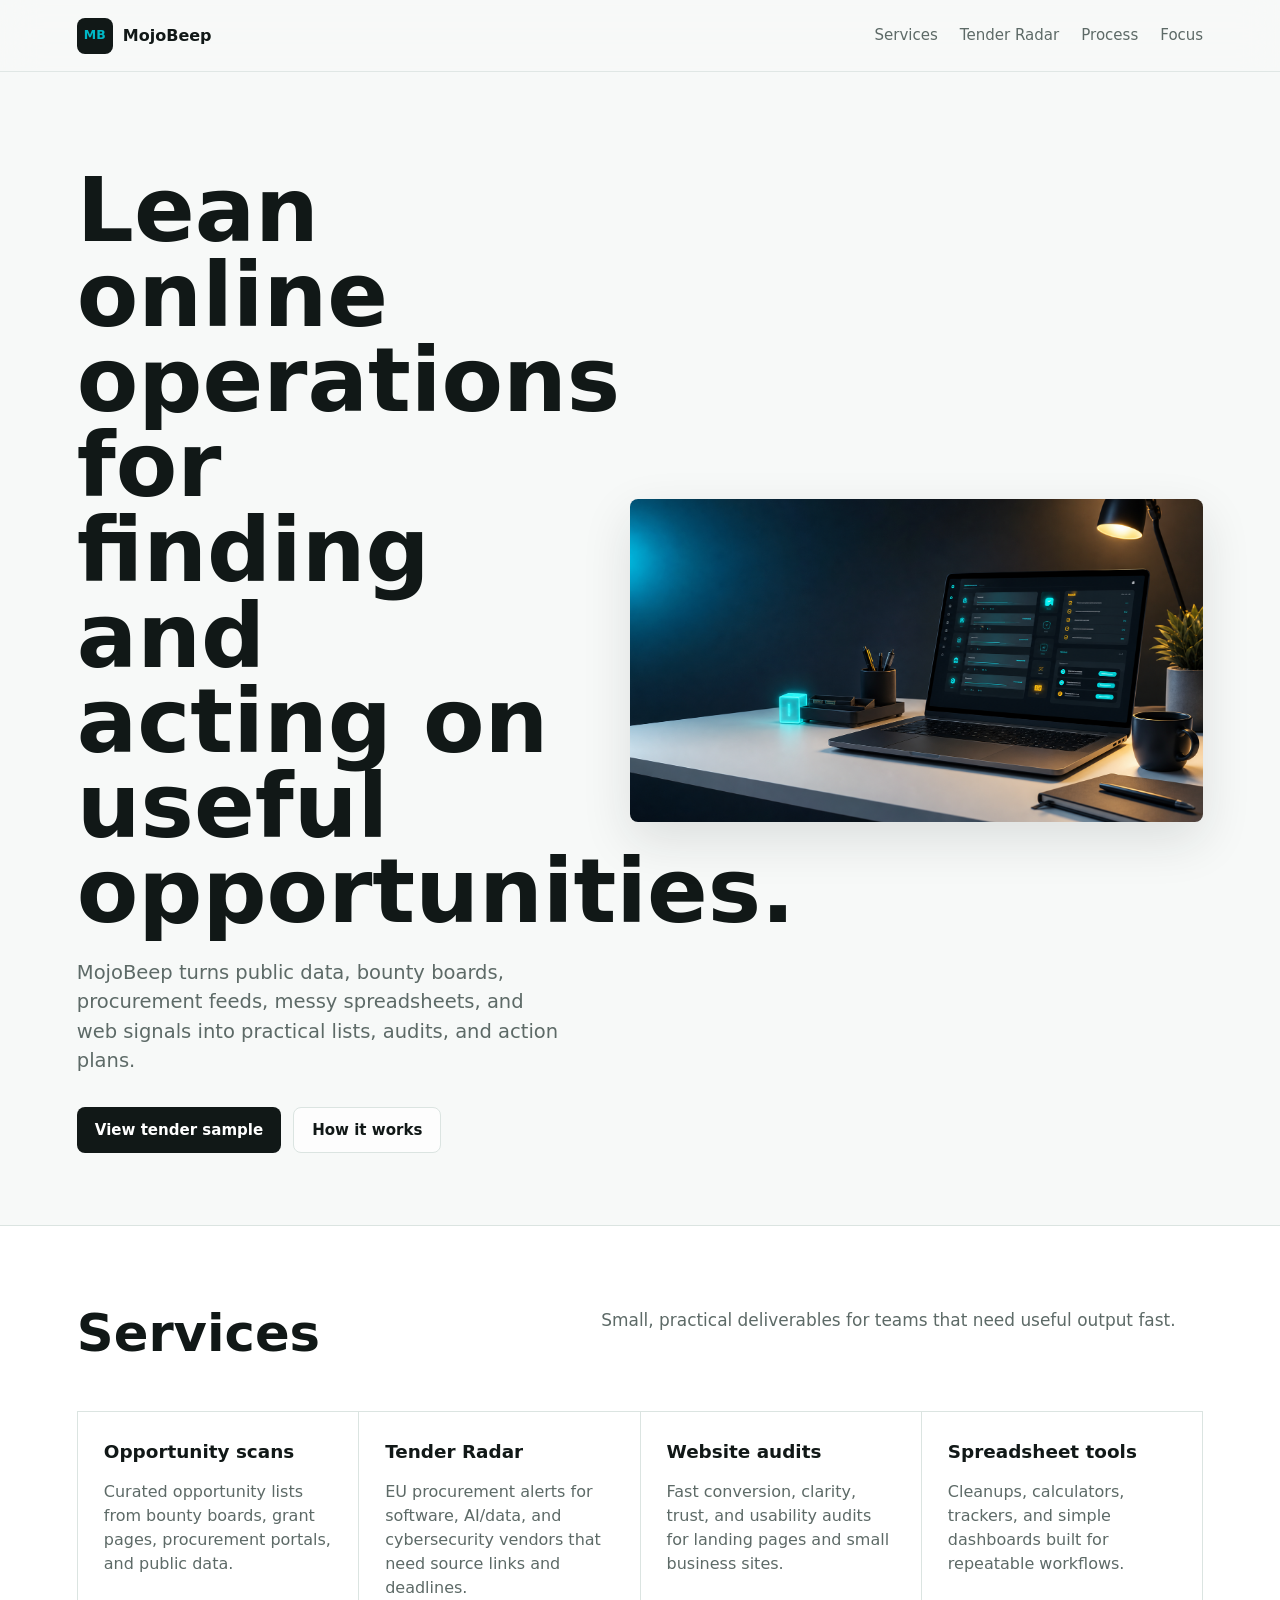
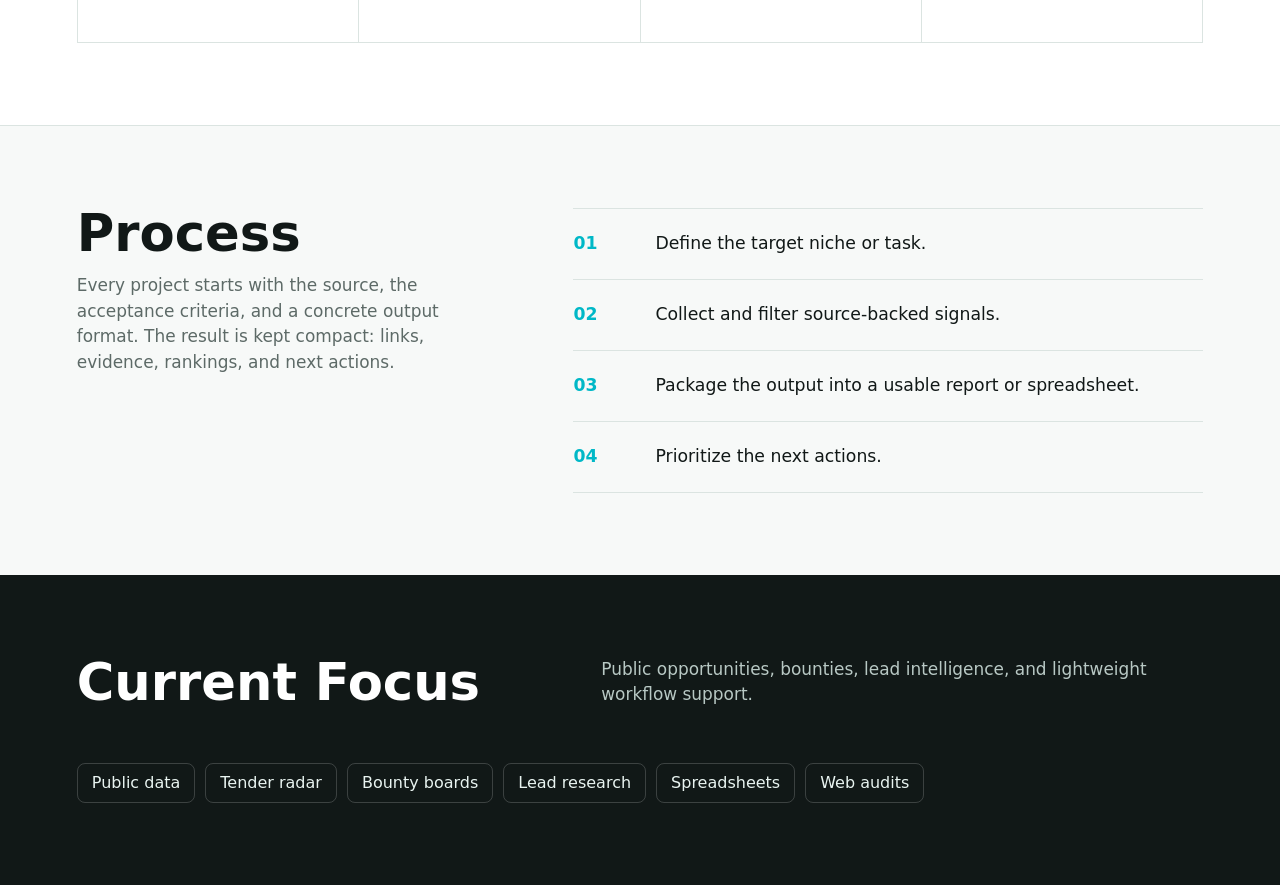
<file: index.html>
<!doctype html>
<html lang="en">
  <head>
    <meta charset="utf-8">
    <meta name="viewport" content="width=device-width, initial-scale=1">
    <meta
      name="description"
      content="MojoBeep provides lean online operations support: opportunity scans, public-data research, lead lists, spreadsheets, and workflow help."
    >
    <meta name="robots" content="index,follow">
    <link rel="canonical" href="https://mojobeeping.github.io/mojobeep/">
    <meta property="og:type" content="website">
    <meta property="og:site_name" content="MojoBeep">
    <meta property="og:title" content="MojoBeep">
    <meta property="og:description" content="Lean online operations support for opportunity scans, public-data research, lead lists, spreadsheets, and workflow help.">
    <meta property="og:url" content="https://mojobeeping.github.io/mojobeep/">
    <meta property="og:image" content="https://mojobeeping.github.io/mojobeep/assets/mojobeep-opportunity-desk.png">
    <meta name="twitter:card" content="summary_large_image">
    <meta name="twitter:title" content="MojoBeep">
    <meta name="twitter:description" content="Lean online operations support for opportunity scans, public-data research, lead lists, spreadsheets, and workflow help.">
    <meta name="twitter:image" content="https://mojobeeping.github.io/mojobeep/assets/mojobeep-opportunity-desk.png">
    <title>MojoBeep</title>
    <link rel="stylesheet" href="./styles.css">
    <script type="application/ld+json">
      {
        "@context": "https://schema.org",
        "@type": "Organization",
        "name": "MojoBeep",
        "url": "https://mojobeeping.github.io/mojobeep/",
        "description": "Lean online operations support for opportunity scans, public-data research, lead lists, spreadsheets, and workflow help.",
        "sameAs": [
          "https://github.com/mojobeeping/mojobeep"
        ]
      }
    </script>
  </head>
  <body>
    <header class="site-header">
      <a class="brand" href="#top" aria-label="MojoBeep home">
        <span class="brand-mark">MB</span>
        <span>MojoBeep</span>
      </a>
      <nav aria-label="Primary navigation">
        <a href="#services">Services</a>
        <a href="./tender-radar.html">Tender Radar</a>
        <a href="#process">Process</a>
        <a href="#focus">Focus</a>
      </nav>
    </header>

    <main id="top">
      <section class="hero">
        <div class="hero-copy">
          <h1>Lean online operations for finding and acting on useful opportunities.</h1>
          <p>
            MojoBeep turns public data, bounty boards, procurement feeds, messy spreadsheets,
            and web signals into practical lists, audits, and action plans.
          </p>
          <div class="hero-actions">
            <a class="button primary" href="./tender-radar.html">View tender sample</a>
            <a class="button secondary" href="#process">How it works</a>
          </div>
        </div>
        <figure class="hero-media">
          <img src="./assets/mojobeep-opportunity-desk.png" alt="Abstract operations desk with opportunity feeds on a laptop">
        </figure>
      </section>

      <section id="services" class="band">
        <div class="section-heading">
          <h2>Services</h2>
          <p>Small, practical deliverables for teams that need useful output fast.</p>
        </div>
        <div class="service-grid">
          <article>
            <h3>Opportunity scans</h3>
            <p>Curated opportunity lists from bounty boards, grant pages, procurement portals, and public data.</p>
          </article>
          <article>
            <h3>Tender Radar</h3>
            <p>EU procurement alerts for software, AI/data, and cybersecurity vendors that need source links and deadlines.</p>
          </article>
          <article>
            <h3>Website audits</h3>
            <p>Fast conversion, clarity, trust, and usability audits for landing pages and small business sites.</p>
          </article>
          <article>
            <h3>Spreadsheet tools</h3>
            <p>Cleanups, calculators, trackers, and simple dashboards built for repeatable workflows.</p>
          </article>
        </div>
      </section>

      <section id="process" class="split-section">
        <div>
          <h2>Process</h2>
          <p>
            Every project starts with the source, the acceptance criteria, and a concrete output format.
            The result is kept compact: links, evidence, rankings, and next actions.
          </p>
        </div>
        <ol class="steps">
          <li><span>01</span>Define the target niche or task.</li>
          <li><span>02</span>Collect and filter source-backed signals.</li>
          <li><span>03</span>Package the output into a usable report or spreadsheet.</li>
          <li><span>04</span>Prioritize the next actions.</li>
        </ol>
      </section>

      <section id="focus" class="band dark">
        <div class="section-heading">
          <h2>Current Focus</h2>
          <p>Public opportunities, bounties, lead intelligence, and lightweight workflow support.</p>
        </div>
        <div class="focus-row">
          <span>Public data</span>
          <span>Tender radar</span>
          <span>Bounty boards</span>
          <span>Lead research</span>
          <span>Spreadsheets</span>
          <span>Web audits</span>
        </div>
      </section>
    </main>
  </body>
</html>
</file>
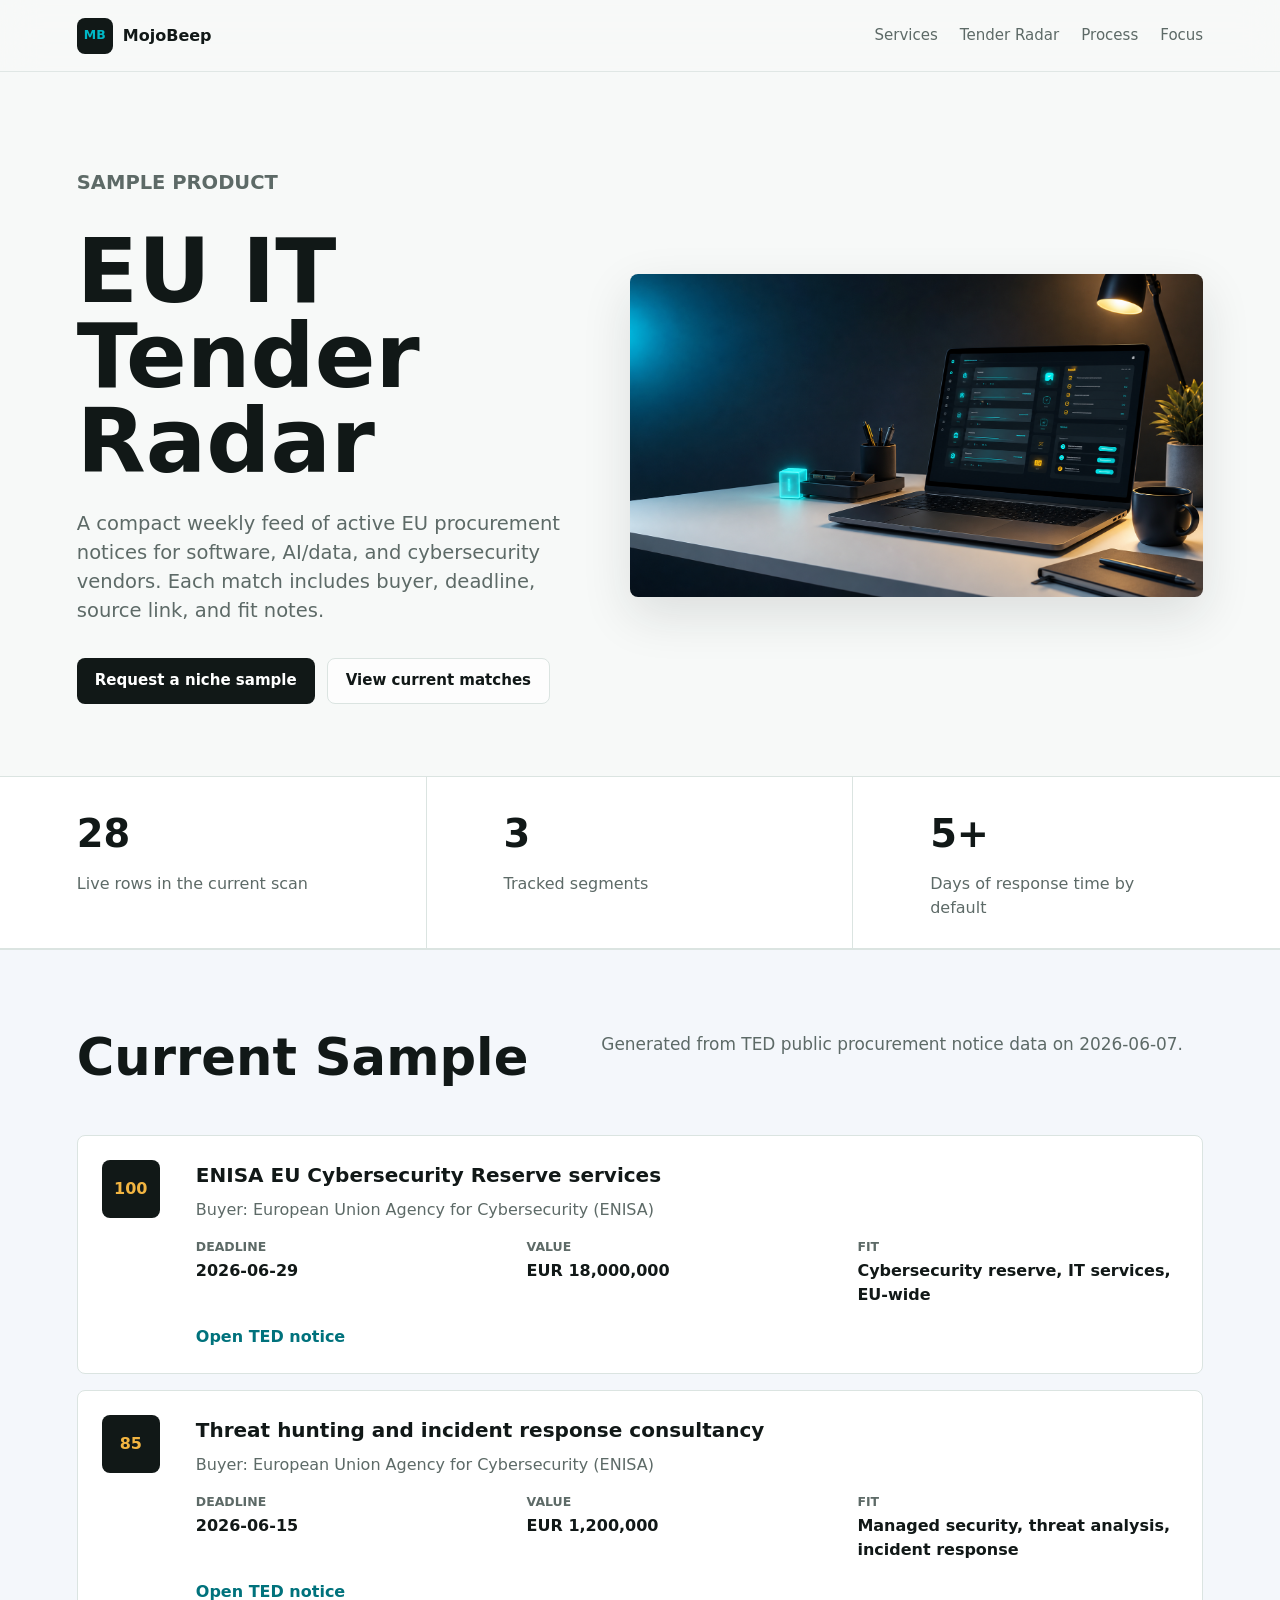
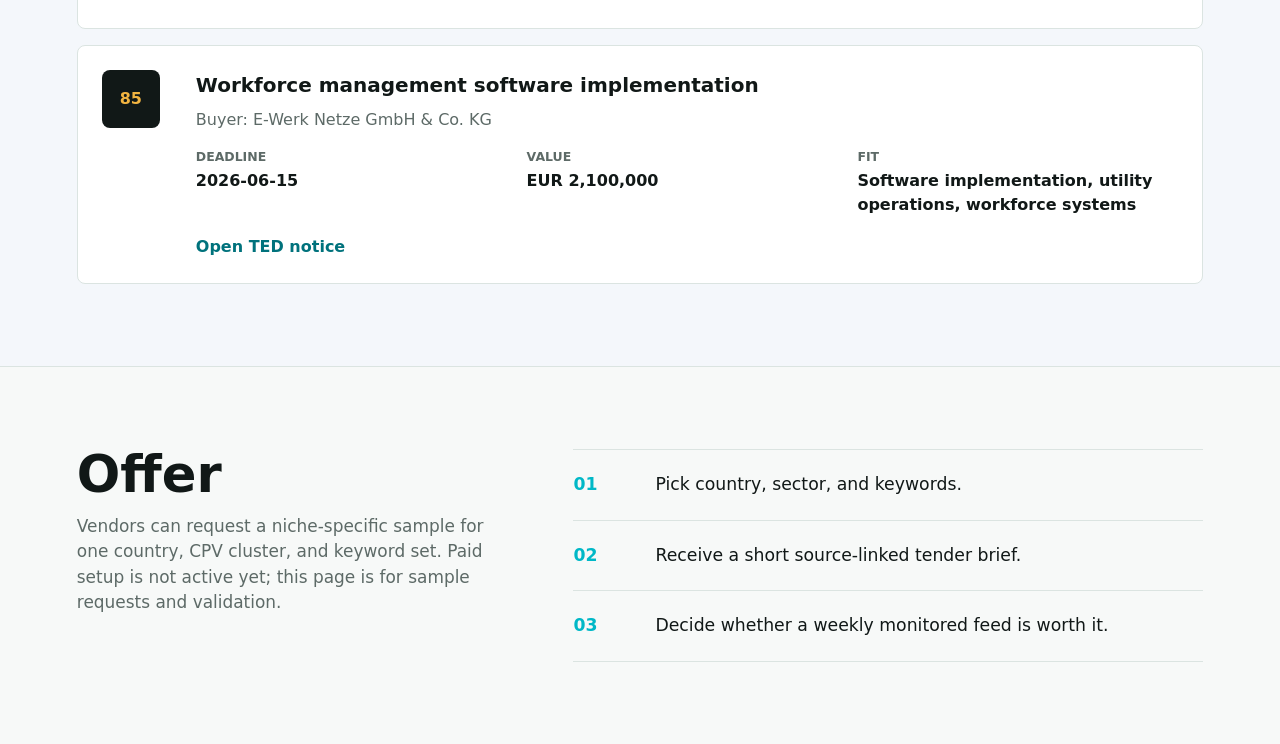
<file: tender-radar.html>
<!doctype html>
<html lang="en">
  <head>
    <meta charset="utf-8">
    <meta name="viewport" content="width=device-width, initial-scale=1">
    <meta
      name="description"
      content="MojoBeep Tender Radar is a sample EU procurement alert for software, AI/data, and cybersecurity vendors."
    >
    <meta name="robots" content="index,follow">
    <link rel="canonical" href="https://mojobeeping.github.io/mojobeep/tender-radar.html">
    <meta property="og:type" content="website">
    <meta property="og:site_name" content="MojoBeep">
    <meta property="og:title" content="MojoBeep EU IT Tender Radar">
    <meta property="og:description" content="A sample EU procurement alert for software, AI/data, and cybersecurity vendors with buyer, deadline, value, source links, and fit notes.">
    <meta property="og:url" content="https://mojobeeping.github.io/mojobeep/tender-radar.html">
    <meta property="og:image" content="https://mojobeeping.github.io/mojobeep/assets/mojobeep-opportunity-desk.png">
    <meta name="twitter:card" content="summary_large_image">
    <meta name="twitter:title" content="MojoBeep EU IT Tender Radar">
    <meta name="twitter:description" content="A sample EU procurement alert for software, AI/data, and cybersecurity vendors with buyer, deadline, value, source links, and fit notes.">
    <meta name="twitter:image" content="https://mojobeeping.github.io/mojobeep/assets/mojobeep-opportunity-desk.png">
    <title>MojoBeep Tender Radar</title>
    <link rel="stylesheet" href="./styles.css">
    <script type="application/ld+json">
      {
        "@context": "https://schema.org",
        "@type": "Service",
        "name": "MojoBeep EU IT Tender Radar",
        "provider": {
          "@type": "Organization",
          "name": "MojoBeep",
          "url": "https://mojobeeping.github.io/mojobeep/"
        },
        "areaServed": "European Union",
        "serviceType": "EU procurement opportunity monitoring",
        "description": "A sample EU procurement alert for software, AI/data, and cybersecurity vendors with buyer, deadline, value, source links, and fit notes.",
        "url": "https://mojobeeping.github.io/mojobeep/tender-radar.html"
      }
    </script>
  </head>
  <body>
    <header class="site-header">
      <a class="brand" href="./index.html" aria-label="MojoBeep home">
        <span class="brand-mark">MB</span>
        <span>MojoBeep</span>
      </a>
      <nav aria-label="Primary navigation">
        <a href="./index.html#services">Services</a>
        <a href="./tender-radar.html">Tender Radar</a>
        <a href="./index.html#process">Process</a>
        <a href="./index.html#focus">Focus</a>
      </nav>
    </header>

    <main>
      <section class="hero compact-hero">
        <div class="hero-copy">
          <p class="eyebrow">Sample product</p>
          <h1>EU IT Tender Radar</h1>
          <p>
            A compact weekly feed of active EU procurement notices for software, AI/data,
            and cybersecurity vendors. Each match includes buyer, deadline, source link,
            and fit notes.
          </p>
          <div class="hero-actions">
            <a class="button primary" href="https://github.com/mojobeeping/mojobeep/issues/new?template=tender-radar-sample.yml">Request a niche sample</a>
            <a class="button secondary" href="#sample">View current matches</a>
          </div>
        </div>
        <figure class="hero-media">
          <img src="./assets/mojobeep-opportunity-desk.png" alt="Operations desk with opportunity feeds on a laptop">
        </figure>
      </section>

      <section class="metrics-strip" aria-label="Current report summary">
        <div>
          <span>28</span>
          <p>Live rows in the current scan</p>
        </div>
        <div>
          <span>3</span>
          <p>Tracked segments</p>
        </div>
        <div>
          <span>5+</span>
          <p>Days of response time by default</p>
        </div>
      </section>

      <section id="sample" class="band report-section">
        <div class="section-heading">
          <h2>Current Sample</h2>
          <p>Generated from TED public procurement notice data on 2026-06-07.</p>
        </div>

        <div class="opportunity-list">
          <article>
            <div class="score">100</div>
            <div>
              <h3>ENISA EU Cybersecurity Reserve services</h3>
              <p>Buyer: European Union Agency for Cybersecurity (ENISA)</p>
              <dl>
                <div><dt>Deadline</dt><dd>2026-06-29</dd></div>
                <div><dt>Value</dt><dd>EUR 18,000,000</dd></div>
                <div><dt>Fit</dt><dd>Cybersecurity reserve, IT services, EU-wide</dd></div>
              </dl>
              <a href="https://ted.europa.eu/en/notice/386312-2026/html">Open TED notice</a>
            </div>
          </article>

          <article>
            <div class="score">85</div>
            <div>
              <h3>Threat hunting and incident response consultancy</h3>
              <p>Buyer: European Union Agency for Cybersecurity (ENISA)</p>
              <dl>
                <div><dt>Deadline</dt><dd>2026-06-15</dd></div>
                <div><dt>Value</dt><dd>EUR 1,200,000</dd></div>
                <div><dt>Fit</dt><dd>Managed security, threat analysis, incident response</dd></div>
              </dl>
              <a href="https://ted.europa.eu/en/notice/369080-2026/html">Open TED notice</a>
            </div>
          </article>

          <article>
            <div class="score">85</div>
            <div>
              <h3>Workforce management software implementation</h3>
              <p>Buyer: E-Werk Netze GmbH &amp; Co. KG</p>
              <dl>
                <div><dt>Deadline</dt><dd>2026-06-15</dd></div>
                <div><dt>Value</dt><dd>EUR 2,100,000</dd></div>
                <div><dt>Fit</dt><dd>Software implementation, utility operations, workforce systems</dd></div>
              </dl>
              <a href="https://ted.europa.eu/en/notice/356516-2026/html">Open TED notice</a>
            </div>
          </article>
        </div>
      </section>

      <section class="split-section">
        <div>
          <h2>Offer</h2>
          <p>
            Vendors can request a niche-specific sample for one country, CPV cluster,
            and keyword set. Paid setup is not active yet; this page is for sample requests
            and validation.
          </p>
        </div>
        <ol class="steps">
          <li><span>01</span>Pick country, sector, and keywords.</li>
          <li><span>02</span>Receive a short source-linked tender brief.</li>
          <li><span>03</span>Decide whether a weekly monitored feed is worth it.</li>
        </ol>
      </section>
    </main>
  </body>
</html>
</file>
<file: styles.css>
:root {
  color-scheme: light;
  --background: #f7f9f8;
  --text: #111817;
  --muted: #5d6a67;
  --line: #dbe4e1;
  --surface: #ffffff;
  --dark: #111817;
  --teal: #00b8c7;
  --yellow: #f2b441;
  --radius: 8px;
  --shadow: 0 18px 50px rgba(21, 32, 30, 0.12);
}

* {
  box-sizing: border-box;
}

html {
  scroll-behavior: smooth;
}

body {
  margin: 0;
  background: var(--background);
  color: var(--text);
  font-family: Inter, ui-sans-serif, system-ui, -apple-system, BlinkMacSystemFont, "Segoe UI", sans-serif;
  line-height: 1.5;
}

a {
  color: inherit;
  text-decoration: none;
}

.site-header {
  position: sticky;
  top: 0;
  z-index: 10;
  display: flex;
  align-items: center;
  justify-content: space-between;
  gap: 24px;
  min-height: 72px;
  padding: 0 6vw;
  background: rgba(247, 249, 248, 0.88);
  border-bottom: 1px solid rgba(219, 228, 225, 0.8);
  backdrop-filter: blur(18px);
}

.brand {
  display: inline-flex;
  align-items: center;
  gap: 10px;
  font-weight: 760;
}

.brand-mark {
  display: grid;
  place-items: center;
  width: 36px;
  height: 36px;
  border-radius: 8px;
  background: var(--dark);
  color: var(--teal);
  font-size: 0.78rem;
  letter-spacing: 0;
}

nav {
  display: flex;
  align-items: center;
  gap: 22px;
  color: var(--muted);
  font-size: 0.94rem;
}

nav a:hover {
  color: var(--text);
}

.hero {
  display: grid;
  grid-template-columns: minmax(0, 0.92fr) minmax(320px, 1.08fr);
  align-items: center;
  gap: clamp(36px, 5vw, 72px);
  min-height: calc(100vh - 72px);
  padding: clamp(56px, 8vw, 96px) 6vw 72px;
}

.compact-hero {
  min-height: 72vh;
}

.hero-copy {
  max-width: 660px;
}

.eyebrow {
  margin-bottom: 12px;
  color: #0a7b84;
  font-weight: 800;
  text-transform: uppercase;
  font-size: 0.82rem;
}

h1,
h2,
h3,
p {
  margin-top: 0;
}

h1 {
  margin-bottom: 24px;
  font-size: clamp(2.6rem, 7vw, 5.8rem);
  line-height: 0.95;
  letter-spacing: 0;
}

.hero p {
  max-width: 560px;
  margin-bottom: 32px;
  color: var(--muted);
  font-size: clamp(1.05rem, 2vw, 1.22rem);
}

.hero-actions {
  display: flex;
  flex-wrap: wrap;
  gap: 12px;
}

.button {
  display: inline-flex;
  align-items: center;
  justify-content: center;
  min-height: 46px;
  padding: 0 18px;
  border-radius: 8px;
  font-weight: 700;
  font-size: 0.94rem;
}

.button.primary {
  background: var(--dark);
  color: #ffffff;
}

.button.secondary {
  border: 1px solid var(--line);
  background: rgba(255, 255, 255, 0.72);
  color: var(--text);
}

.hero-media {
  margin: 0;
  overflow: hidden;
  border-radius: 8px;
  box-shadow: var(--shadow);
  aspect-ratio: 16 / 9;
}

.hero-media img {
  display: block;
  width: 100%;
  height: 100%;
  object-fit: cover;
}

.band,
.split-section {
  padding: 82px 6vw;
}

.band {
  background: var(--surface);
  border-top: 1px solid var(--line);
  border-bottom: 1px solid var(--line);
}

.section-heading {
  display: grid;
  grid-template-columns: minmax(0, 0.45fr) minmax(0, 0.55fr);
  gap: 32px;
  margin-bottom: 38px;
}

h2 {
  margin-bottom: 14px;
  font-size: clamp(2rem, 4vw, 3.2rem);
  line-height: 1;
  letter-spacing: 0;
}

.section-heading p,
.split-section p {
  color: var(--muted);
  font-size: 1.06rem;
}

.service-grid {
  display: grid;
  grid-template-columns: repeat(4, minmax(0, 1fr));
  gap: 1px;
  background: var(--line);
  border: 1px solid var(--line);
}

.service-grid article {
  min-height: 230px;
  padding: 26px;
  background: var(--surface);
}

.service-grid h3 {
  margin-bottom: 14px;
  font-size: 1.15rem;
}

.service-grid p {
  margin-bottom: 0;
  color: var(--muted);
}

.split-section {
  display: grid;
  grid-template-columns: minmax(0, 0.8fr) minmax(320px, 1.2fr);
  gap: clamp(36px, 6vw, 86px);
  align-items: start;
}

.steps {
  display: grid;
  gap: 0;
  margin: 0;
  padding: 0;
  list-style: none;
  border-top: 1px solid var(--line);
}

.steps li {
  display: grid;
  grid-template-columns: 64px 1fr;
  gap: 18px;
  padding: 22px 0;
  border-bottom: 1px solid var(--line);
  font-size: 1.08rem;
}

.steps span {
  color: var(--teal);
  font-weight: 800;
}

.dark {
  background: var(--dark);
  color: #ffffff;
  border: 0;
}

.dark .section-heading p {
  color: #b8c8c4;
}

.focus-row {
  display: flex;
  flex-wrap: wrap;
  gap: 10px;
}

.focus-row span {
  display: inline-flex;
  align-items: center;
  min-height: 40px;
  padding: 0 14px;
  border: 1px solid rgba(255, 255, 255, 0.18);
  border-radius: 8px;
  color: #e9f4f1;
}

.metrics-strip {
  display: grid;
  grid-template-columns: repeat(3, minmax(0, 1fr));
  border-top: 1px solid var(--line);
  border-bottom: 1px solid var(--line);
  background: #ffffff;
}

.metrics-strip div {
  min-height: 150px;
  padding: 28px 6vw;
  border-right: 1px solid var(--line);
}

.metrics-strip div:last-child {
  border-right: 0;
}

.metrics-strip span {
  display: block;
  margin-bottom: 10px;
  font-size: 2.4rem;
  font-weight: 820;
}

.metrics-strip p {
  max-width: 240px;
  margin-bottom: 0;
  color: var(--muted);
}

.report-section {
  background: #f4f7fb;
}

.opportunity-list {
  display: grid;
  gap: 16px;
}

.opportunity-list article {
  display: grid;
  grid-template-columns: 72px 1fr;
  gap: 22px;
  padding: 24px;
  background: #ffffff;
  border: 1px solid var(--line);
  border-radius: 8px;
}

.score {
  display: grid;
  place-items: center;
  width: 58px;
  height: 58px;
  border-radius: 8px;
  background: var(--dark);
  color: var(--yellow);
  font-weight: 820;
}

.opportunity-list h3 {
  margin-bottom: 8px;
  font-size: 1.25rem;
}

.opportunity-list p {
  margin-bottom: 16px;
  color: var(--muted);
}

.opportunity-list dl {
  display: grid;
  grid-template-columns: repeat(3, minmax(0, 1fr));
  gap: 10px;
  margin: 0 0 18px;
}

.opportunity-list dt {
  color: var(--muted);
  font-size: 0.78rem;
  font-weight: 800;
  text-transform: uppercase;
}

.opportunity-list dd {
  margin: 2px 0 0;
  font-weight: 680;
}

.opportunity-list a {
  color: #00727c;
  font-weight: 760;
}

@media (max-width: 900px) {
  .site-header {
    align-items: flex-start;
    flex-direction: column;
    min-height: 104px;
    padding-top: 18px;
    padding-bottom: 18px;
  }

  nav {
    width: 100%;
    overflow-x: auto;
    padding-bottom: 2px;
  }

  .hero,
  .section-heading,
  .split-section,
  .metrics-strip {
    grid-template-columns: 1fr;
  }

  .hero {
    min-height: auto;
    padding-top: 48px;
  }

  .service-grid {
    grid-template-columns: repeat(2, minmax(0, 1fr));
  }

  .metrics-strip div {
    border-right: 0;
    border-bottom: 1px solid var(--line);
  }

  .metrics-strip div:last-child {
    border-bottom: 0;
  }

  .opportunity-list dl {
    grid-template-columns: 1fr;
  }
}

@media (max-width: 560px) {
  .site-header,
  .hero,
  .band,
  .split-section {
    padding-left: 20px;
    padding-right: 20px;
  }

  h1 {
    font-size: 2.55rem;
  }

  .service-grid {
    grid-template-columns: 1fr;
  }

  .opportunity-list article {
    grid-template-columns: 1fr;
  }

  .steps li {
    grid-template-columns: 48px 1fr;
  }
}
</file>
